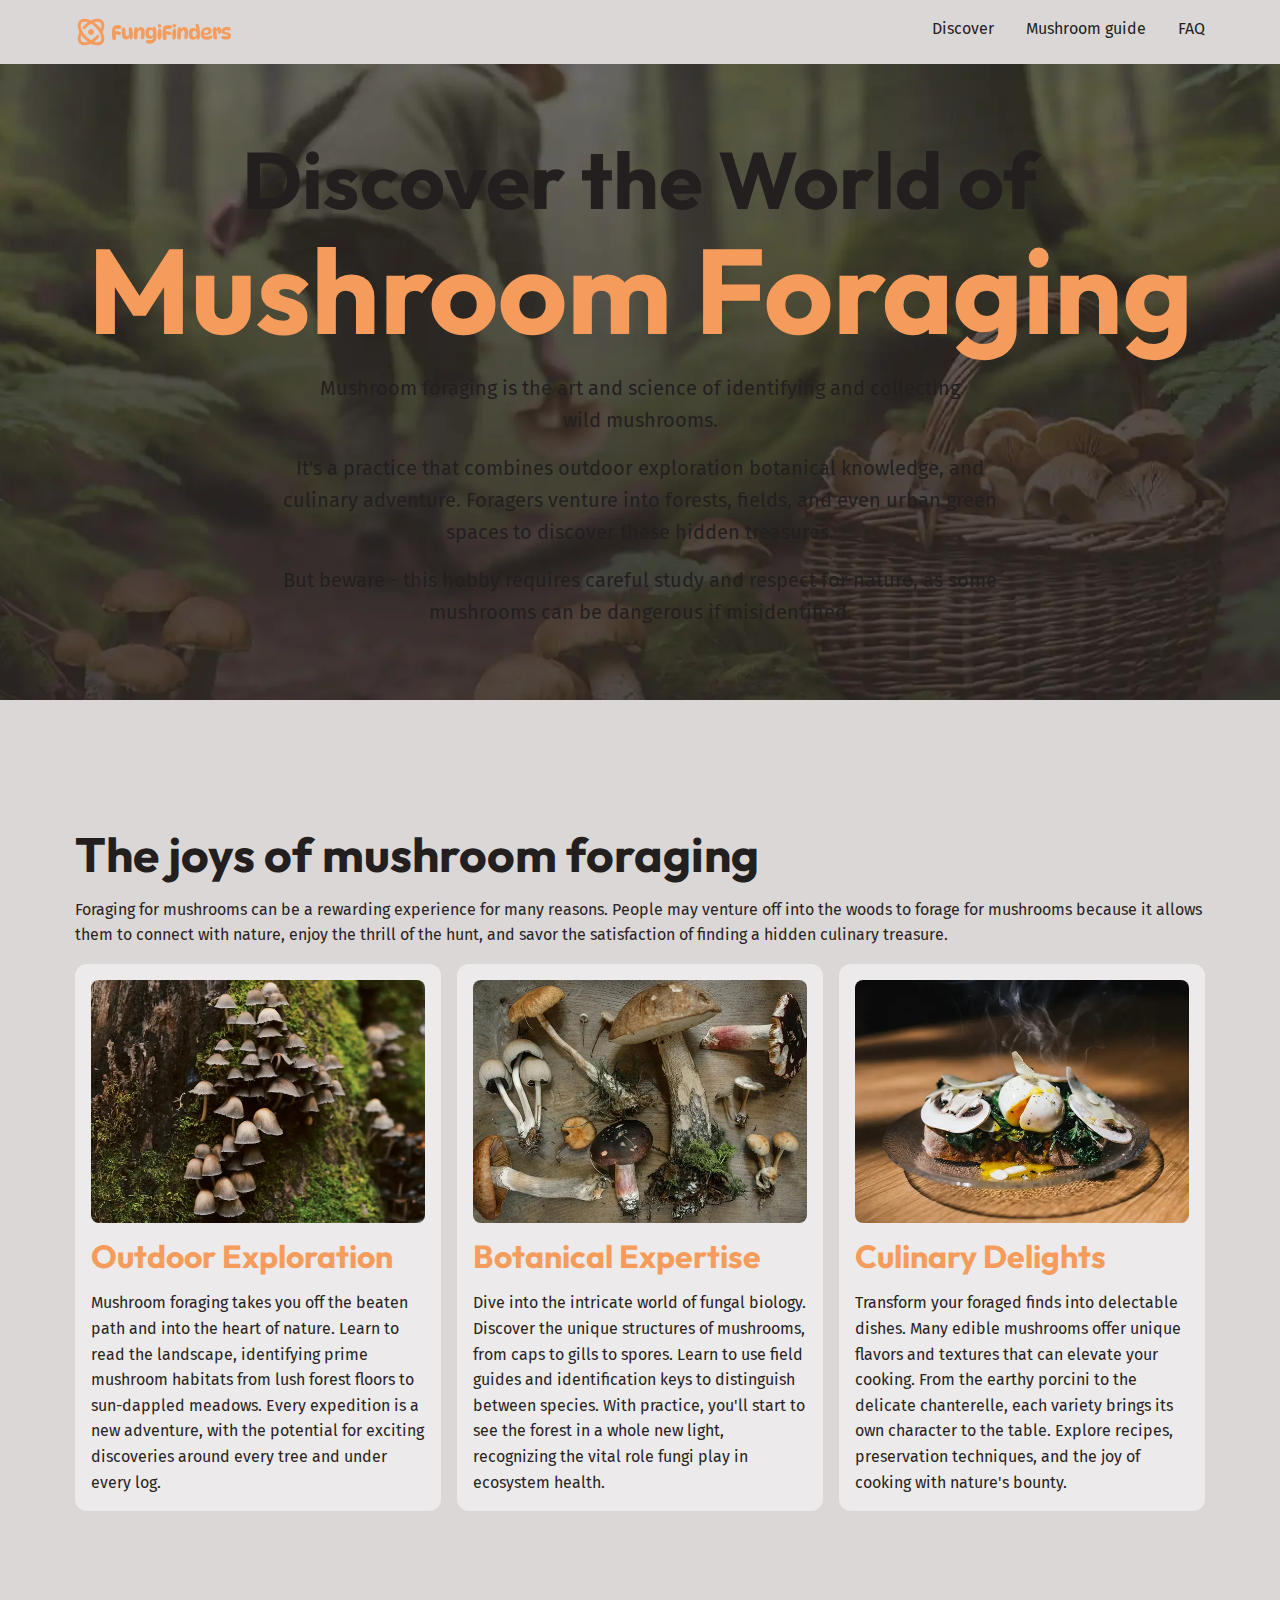
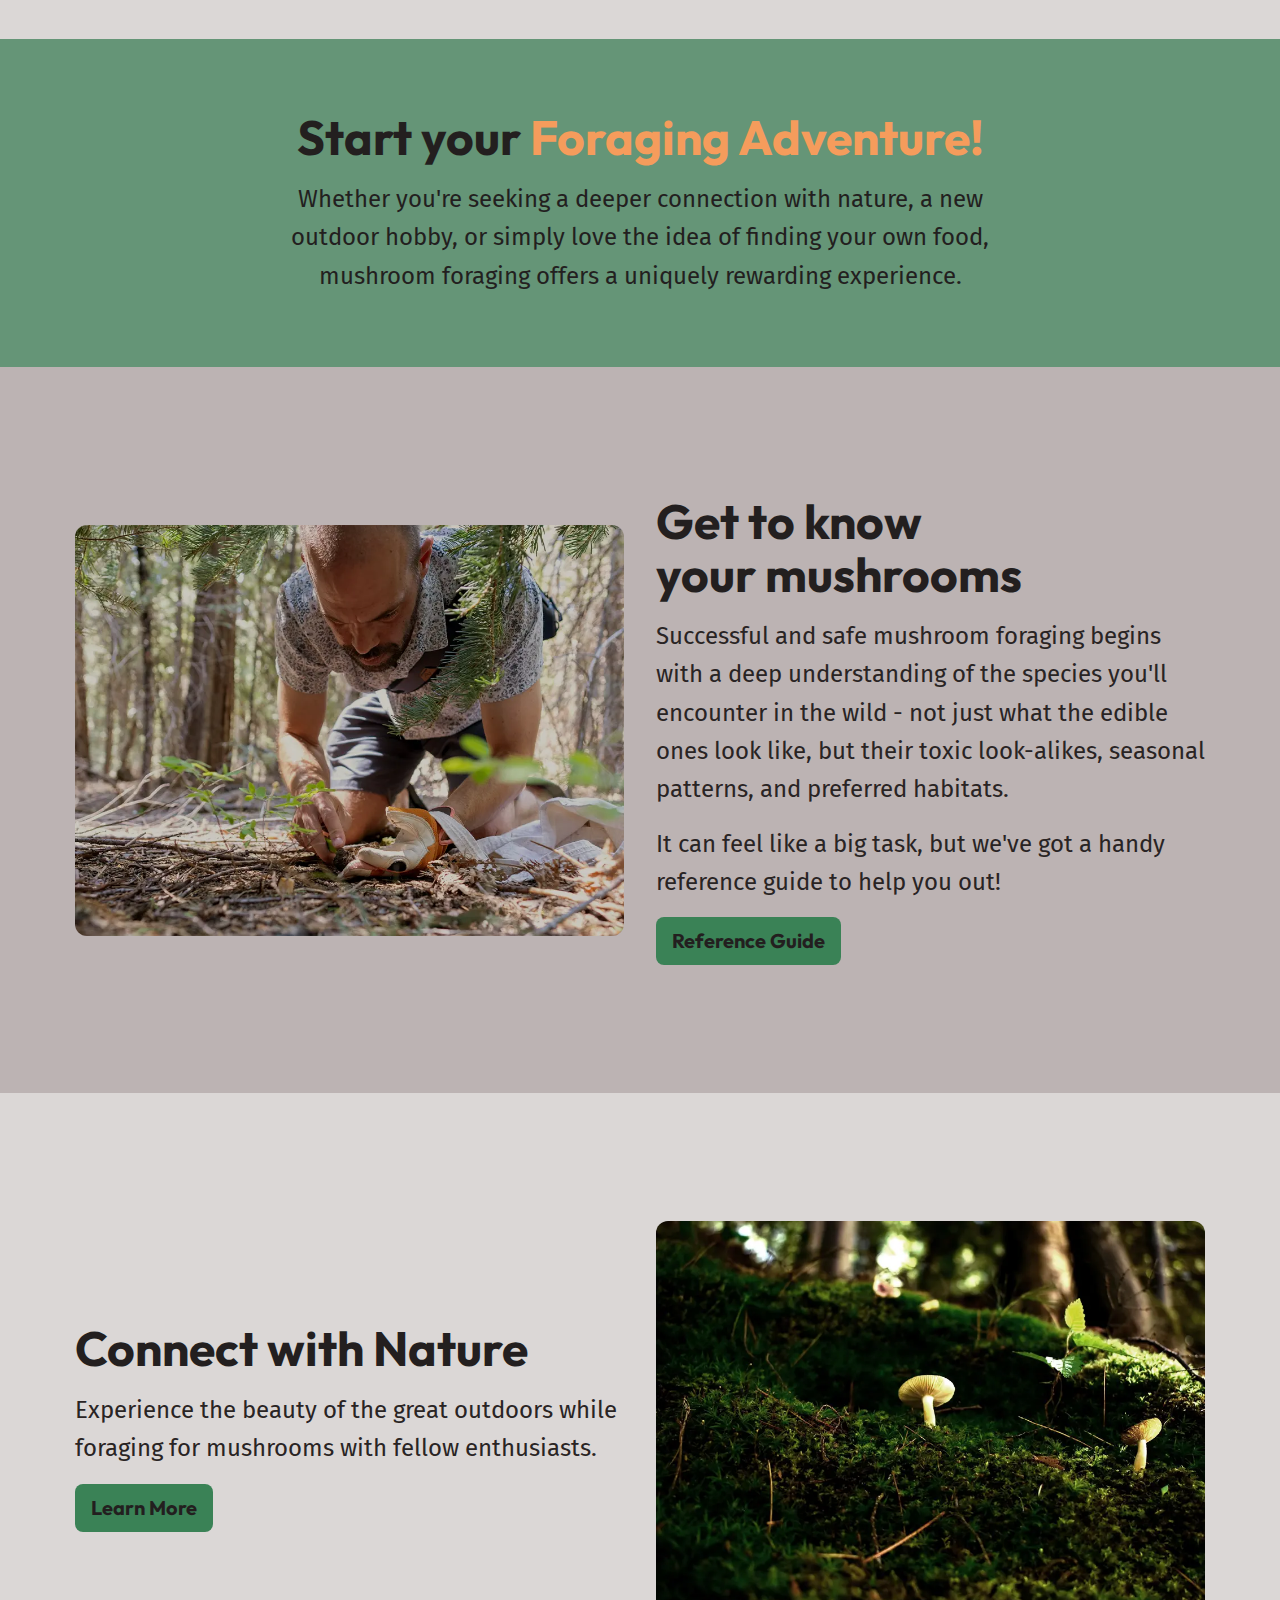
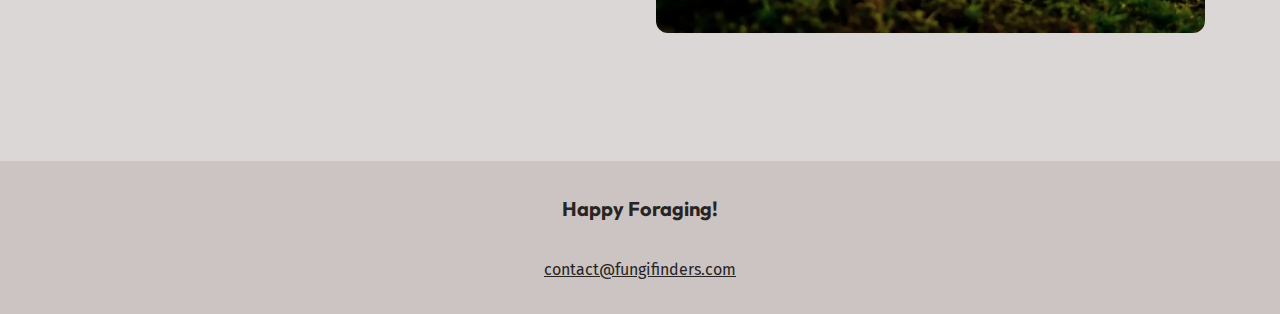
<file: index.html>
<!DOCTYPE html>
<html lang="en">
  <head>
    <meta charset="UTF-8" />
    <meta name="viewport" content="width=device-width, initial-scale=1.0" />
    <link rel="stylesheet" href="./styles/style.css" />
    <link rel="preconnect" href="https://fonts.googleapis.com" />
    <link rel="preconnect" href="https://fonts.gstatic.com" crossorigin />
    <link
      href="https://fonts.googleapis.com/css2?family=Fira+Sans:wght@400;700&family=Outfit:wght@100..900&display=swap"
      rel="stylesheet"
    />
    <script src="/main.js" defer></script>
    <title>FungiFinders</title>
  </head>
  <body>
    <a class="skip-to-main" href="#main-content">Skip to content</a>
    <header class="site-header">
      <div class="wrapper">
        <div class="site-header__inner">
          <a href="/">
            <img class="logo" src="/assets/fungi-finders.svg" />
          </a>
          <button aria-controls="primary-navigation" aria-expanded="false">
            <span class="visually-hidden">Menu</span>
            <img src="/assets/hamburger.svg" alt="" />
          </button>
          <nav class="primary-navigation" id="primary-navigation">
            <ul role="list">
              <li><a href="/">Discover</a></li>
              <li><a href="mushroom-guide.html">Mushroom guide</a></li>
              <li><a href="mushroom-guide.html#faq">FAQ</a></li>
            </ul>
          </nav>
        </div>
      </div>
    </header>
    <main id="main-content">
      <section class="hero flow section" data-padding="compact">
        <div class="wrapper">
          <h1 class="hero__title">
            Discover the World of <span>Mushroom Foraging</span>
          </h1>
        </div>
        <div class="wrapper" data-width="narrow">
          <div class="font-size-md flow">
            <p>
              Mushroom foraging is the art and science of identifying and
              collecting wild mushrooms.
            </p>
            <p>
              It's a practice that combines outdoor exploration botanical
              knowledge, and culinary adventure. Foragers venture into forests,
              fields, and even urban green spaces to discover these hidden
              treasures.
            </p>
            <p>
              But beware - this hobby requires careful study and respect for
              nature, as some mushrooms can be dangerous if misidentified.
            </p>
          </div>
        </div>
      </section>
      <section class="section">
        <div class="wrapper flow">
          <h2 class="section-title">The joys of mushroom foraging</h2>
          <p>
            Foraging for mushrooms can be a rewarding experience for many
            reasons. People may venture off into the woods to forage for
            mushrooms because it allows them to connect with nature, enjoy the
            thrill of the hunt, and savor the satisfaction of finding a hidden
            culinary treasure.
          </p>
          <div class="equal-columns">
            <div class="card grid-flow">
              <img
                src="./assets/outdoor-exploration.webp"
                alt="A tightly grouped brown mushrooms growing up a mossy tree trunk"
              />
              <h3 class="card__title">Outdoor Exploration</h3>
              <p>
                Mushroom foraging takes you off the beaten path and into the
                heart of nature. Learn to read the landscape, identifying prime
                mushroom habitats from lush forest floors to sun-dappled
                meadows. Every expedition is a new adventure, with the potential
                for exciting discoveries around every tree and under every log.
              </p>
            </div>
            <div class="card grid-flow">
              <img
                src="./assets/botanical-expertise.webp"
                alt="A diverse collection of wild mushrooms is displayed on a wooden surface, showing various sizes, colors, and textures."
              />
              <h3 class="card__title">Botanical Expertise</h3>
              <p>
                Dive into the intricate world of fungal biology. Discover the
                unique structures of mushrooms, from caps to gills to spores.
                Learn to use field guides and identification keys to distinguish
                between species. With practice, you'll start to see the forest
                in a whole new light, recognizing the vital role fungi play in
                ecosystem health.
              </p>
            </div>
            <div class="card grid-flow">
              <img
                src="./assets/culinary-delight.webp"
                alt="A beautifully prepared dish featuring foraged mushrooms as the main ingredient."
              />
              <h3 class="card__title">Culinary Delights</h3>
              <p>
                Transform your foraged finds into delectable dishes. Many edible
                mushrooms offer unique flavors and textures that can elevate
                your cooking. From the earthy porcini to the delicate
                chanterelle, each variety brings its own character to the table.
                Explore recipes, preservation techniques, and the joy of cooking
                with nature's bounty.
              </p>
            </div>
          </div>
        </div>
      </section>
      <section
        class="section background-accent text-center"
        data-padding="compact"
      >
        <div class="wrapper" data-width="narrow">
          <div class="flow font-size-lg text-high-contrast">
            <h2 class="section-title">
              Start your <span class="text-brand">Foraging Adventure!</span>
            </h2>
            <p>
              Whether you're seeking a deeper connection with nature, a new
              outdoor hobby, or simply love the idea of finding your own food,
              mushroom foraging offers a uniquely rewarding experience.
            </p>
          </div>
        </div>
      </section>
      <section class="section background-extra-dark">
        <div class="wrapper">
          <div class="equal-columns" data-gap="large" data-alignment="centered">
            <div>
              <img
                src="./assets/get-to-know.webp"
                alt="A person closely examining a mushroom with a magnifying glass, highlighting the details of its gills."
              />
            </div>
            <div class="flow font-size-lg">
              <h2 class="section-title">Get to know your mushrooms</h2>
              <p>
                Successful and safe mushroom foraging begins with a deep
                understanding of the species you'll encounter in the wild - not
                just what the edible ones look like, but their toxic
                look-alikes, seasonal patterns, and preferred habitats.
              </p>
              <p>
                It can feel like a big task, but we've got a handy reference
                guide to help you out!
              </p>
              <a href="#" class="button">
                Reference Guide
                <span class="visually-hidden">
                  about wildy mushrooms and its types.
                </span>
              </a>
            </div>
          </div>
        </div>
      </section>
      <section class="section">
        <div class="wrapper">
          <div class="equal-columns" data-gap="large" data-alignment="centered">
            <div class="font-size-lg flow">
              <h2 class="section-title">Connect with Nature</h2>
              <p>
                Experience the beauty of the great outdoors while foraging for
                mushrooms with fellow enthusiasts.
              </p>
              <a href="#" class="button"
                >Learn More
                <span class="visually-hidden">
                  about mushrooms with our helpful reference guide
                </span>
              </a>
            </div>
            <div>
              <img
                src="./assets/nature.webp"
                alt="A shallow-focus photograph shows two small, light-colored mushrooms growing on a lush, green mossy forest floor. "
              />
            </div>
          </div>
        </div>
      </section>
    </main>
    <footer class="site-footer">
      <p class="site-footer__title">Happy Foraging!</p>
      <a href="mailto:contact@fungifinders.com">contact@fungifinders.com</a>
    </footer>
  </body>
</html>
</file>
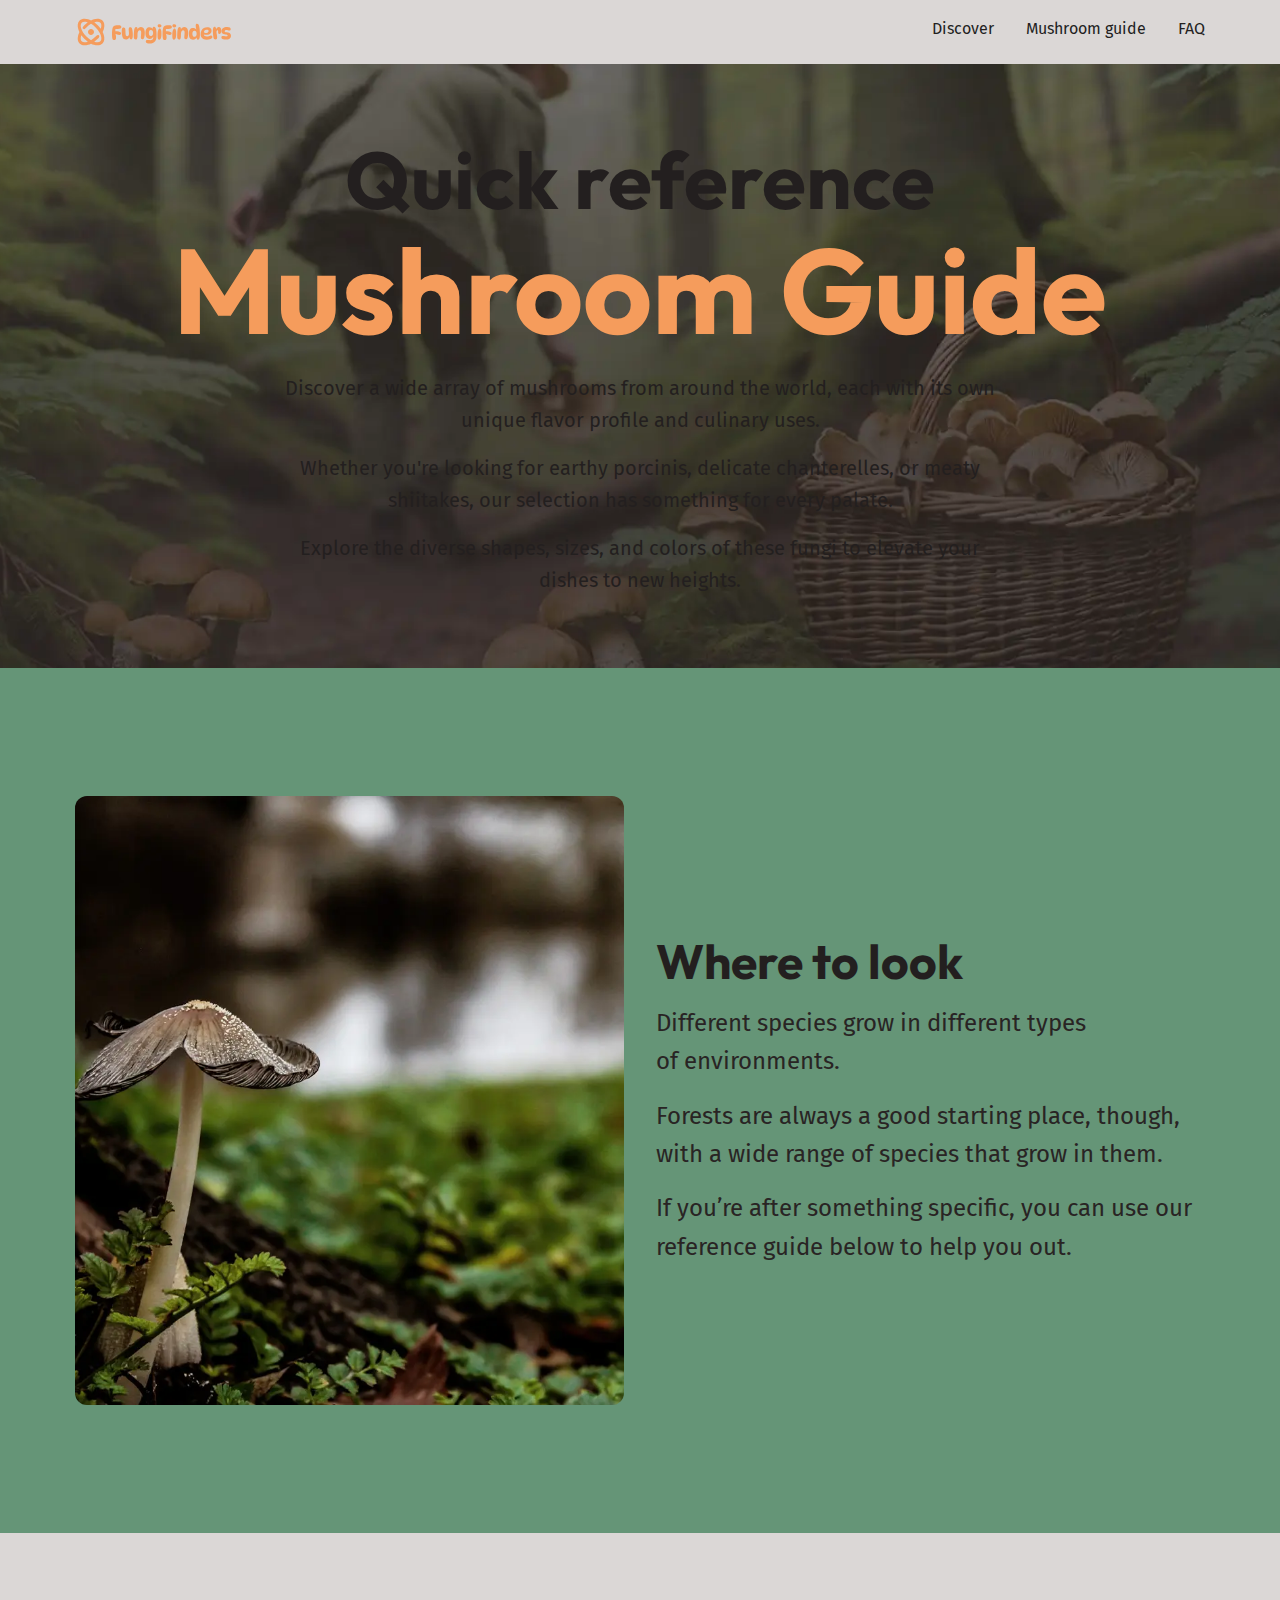
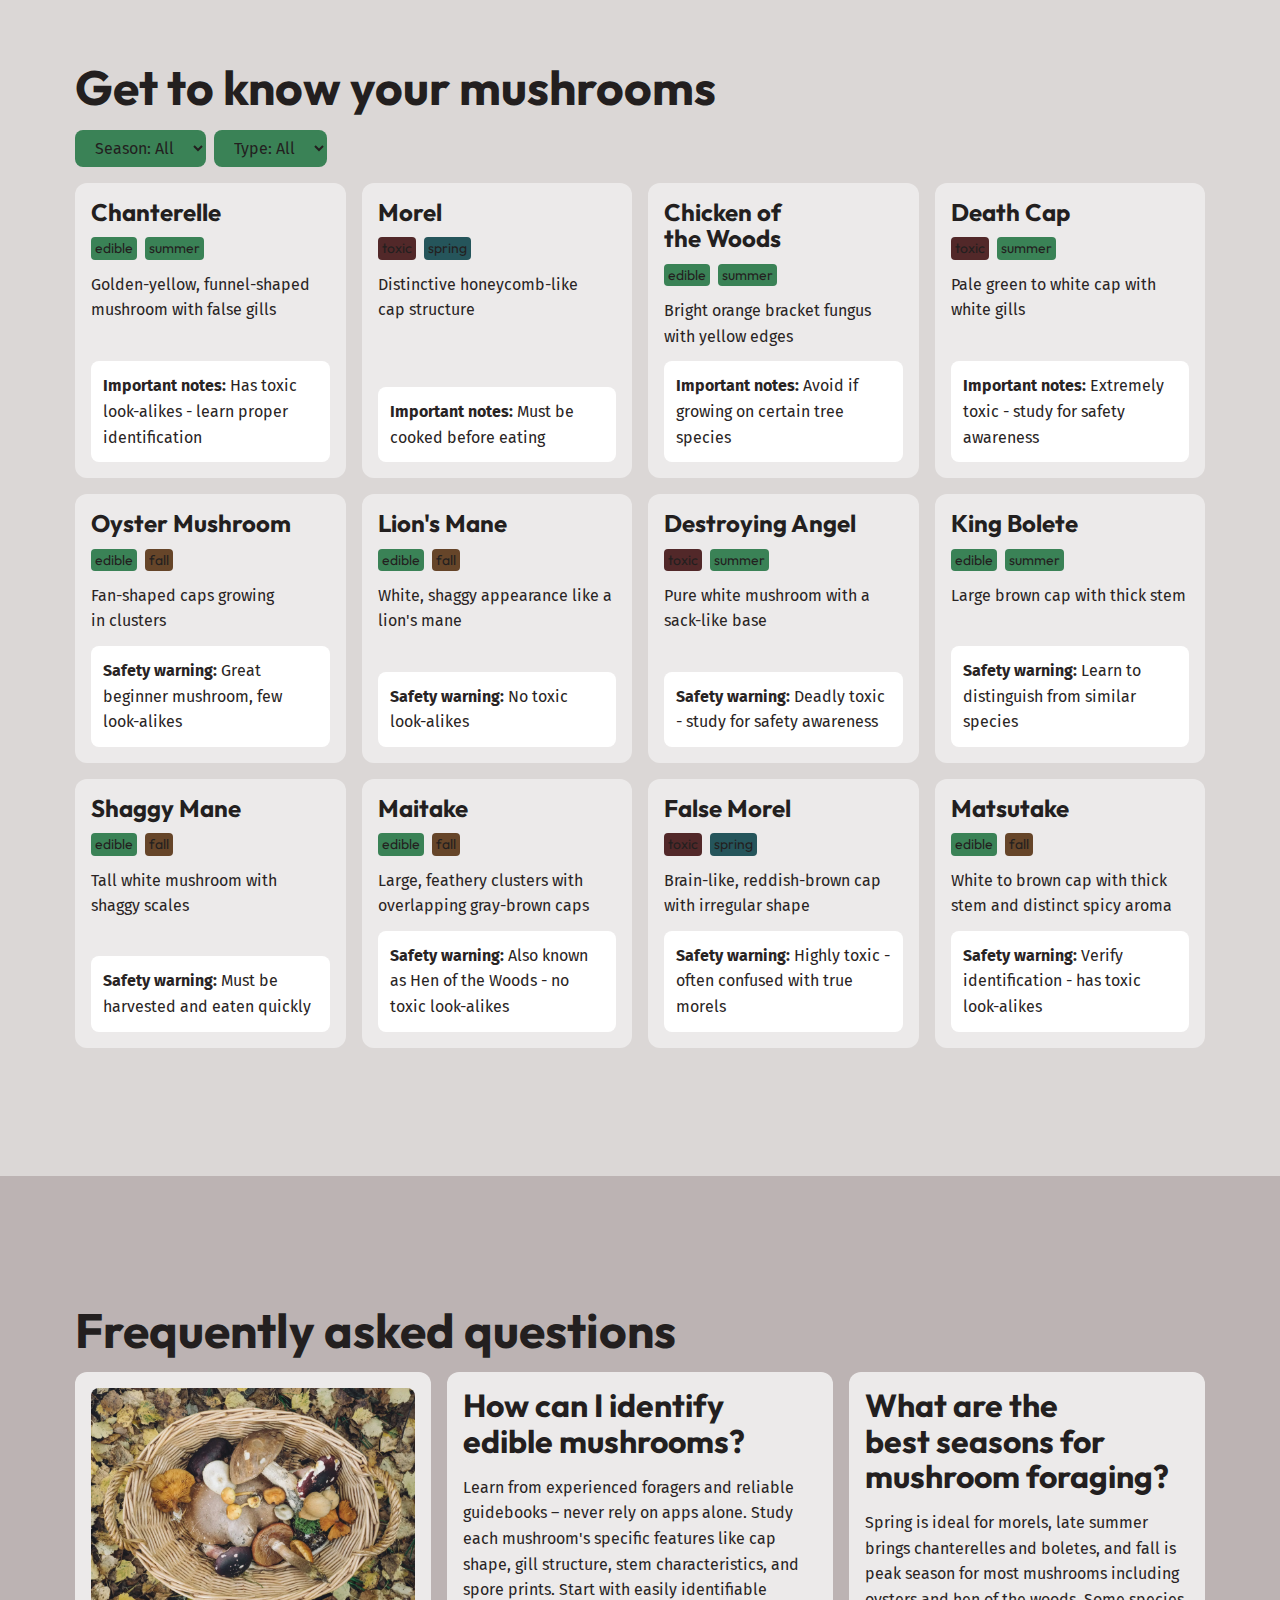
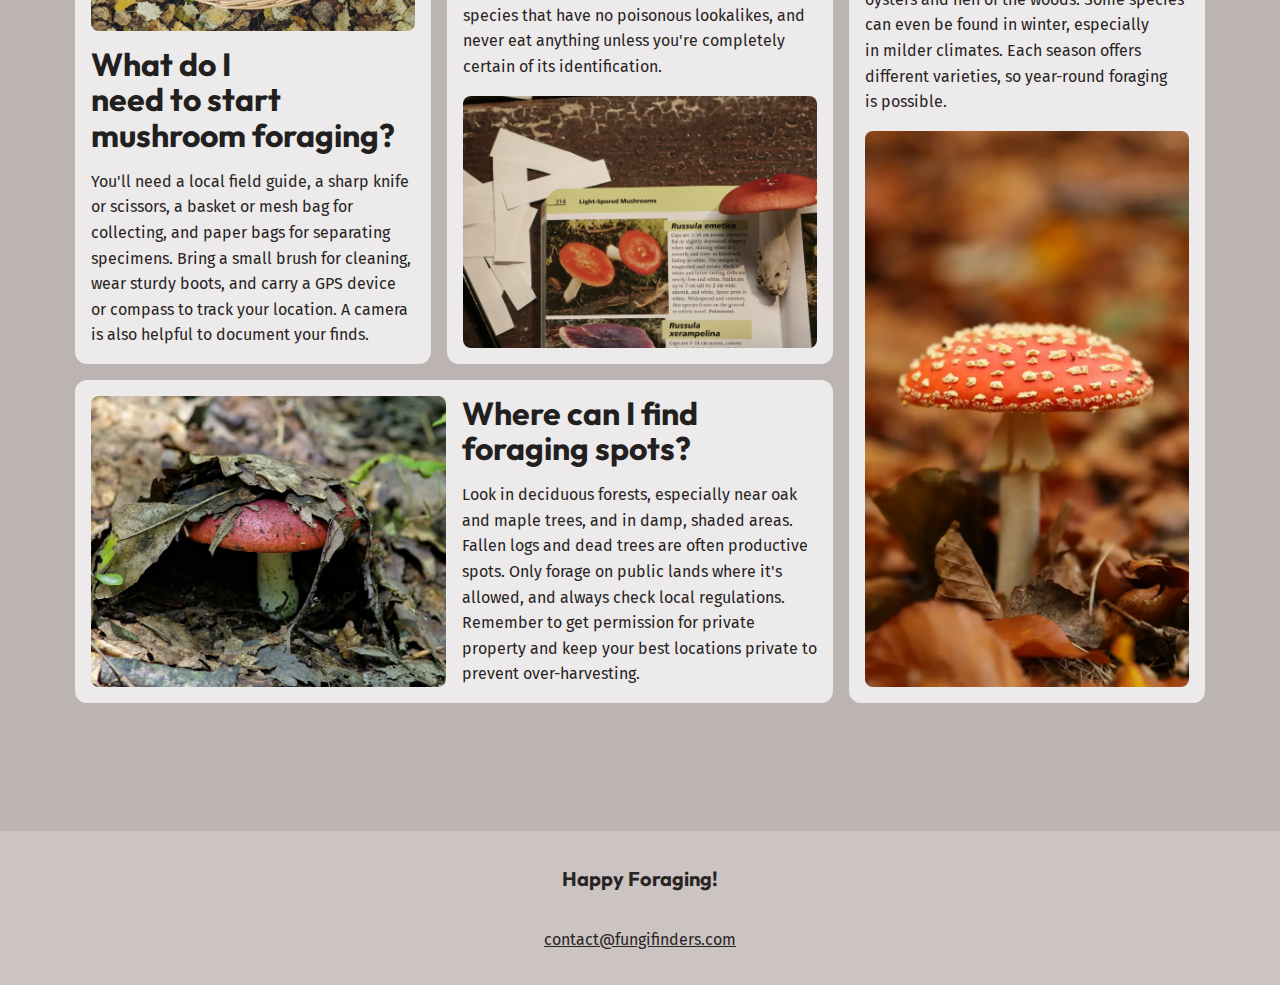
<file: mushroom-guide.html>
<!DOCTYPE html>
<html lang="en">
  <head>
    <meta charset="UTF-8" />
    <meta name="viewport" content="width=device-width, initial-scale=1.0" />
    <link rel="stylesheet" href="./styles/style.css" />
    <link rel="preconnect" href="https://fonts.googleapis.com" />
    <link rel="preconnect" href="https://fonts.gstatic.com" crossorigin />
    <link
      href="https://fonts.googleapis.com/css2?family=Fira+Sans:wght@400;700&family=Outfit:wght@100..900&display=swap"
      rel="stylesheet"
    />
    <script src="/main.js" defer></script>
    <script src="/mushroom-filter.js" defer></script>
    <title>FungiFinders</title>
  </head>
  <body>
    <a class="skip-to-main" href="#main-content">Skip to content</a>
    <header class="site-header">
      <div class="wrapper">
        <div class="site-header__inner">
          <a href="/">
            <img class="logo" src="/assets/fungi-finders.svg" />
          </a>
          <button aria-controls="primary-navigation" aria-expanded="false">
            <span class="visually-hidden">Menu</span>
            <img src="/assets/hamburger.svg" alt="" />
          </button>
          <nav class="primary-navigation" id="primary-navigation">
            <ul role="list">
              <li><a href="/">Discover</a></li>
              <li><a href="mushroom-guide.html">Mushroom guide</a></li>
              <li><a href="mushroom-guide.html#faq">FAQ</a></li>
            </ul>
          </nav>
        </div>
      </div>
    </header>
    <main id="main-content">
      <section class="hero flow section" data-padding="compact">
        <div class="wrapper">
          <h1 class="hero__title">
            Quick reference <span>Mushroom Guide</span>
          </h1>
        </div>
        <div class="wrapper" data-width="narrow">
          <div class="font-size-md flow">
            <p>
              Discover a wide array of mushrooms from around the world, each
              with its own unique flavor profile and culinary uses.
            </p>
            <p>
              Whether you're looking for earthy porcinis, delicate chanterelles,
              or meaty shiitakes, our selection has something for every palate.
            </p>
            <p>
              Explore the diverse shapes, sizes, and colors of these fungi to
              elevate your dishes to new heights.
            </p>
          </div>
        </div>
      </section>
      <section class="section background-accent">
        <div class="wrapper">
          <div class="equal-columns" data-alignment="centered" data-gap="large">
            <div>
              <img
                src="./assets/where-to-look.webp"
                alt="A lone gray mushroom stands on a green forest floor with a blurred background."
              />
            </div>
            <div class="flow font-size-lg text-high-contrat">
              <h2 class="section-title">Where to look</h2>
              <p>Different species grow in different types of environments.</p>
              <p>
                Forests are always a good starting place, though, with a wide
                range of species that grow in them.
              </p>
              <p>
                If you’re after something specific, you can use our reference
                guide below to help you out.
              </p>
            </div>
          </div>
        </div>
      </section>
      <section class="section mushroom-guide">
        <div class="wrapper flow">
          <h2 class="section-title">Get to know your mushrooms</h2>
          <div class="flex-group">
            <select name="season" id="season" hidden>
              <option value="all">Season: All</option>
              <option value="spring">Spring</option>
              <option value="summer">Summer</option>
              <option value="fall">Fall</option>
            </select>
            <select name="edible" id="edible" hidden>
              <option value="all">Type: All</option>
              <option value="edible">Edible</option>
              <option value="toxic">Toxic</option>
            </select>
          </div>

          <div class="grid-auto-fit">
            <div class="card">
              <h3 class="card__title">Chanterelle</h3>
              <ul class="tag-list" role="list" aria-label="Mushroom Characteristics">
                <li data-edible="edible">
                  <span class="visually-hidden"> This is a mushroom </span>
                  edible
                </li>
                <li data-season="summer">
                  <span class="visually-hidden">
                    Best season to harvest this mushroom is
                  </span>
                  summer
                </li>
              </ul>
              <p>Golden-yellow, funnel-shaped mushroom with false gills</p>
              <div class="card__note">
                <strong>Important notes:</strong>
                Has toxic look-alikes - learn proper identification
              </div>
            </div>

            <div class="card">
              <h3 class="card__title">Morel</h3>
              <ul class="tag-list" role="list" aria-label="Mushroom Characteristics">
                <li data-edible="toxic">
                  <span class="visually-hidden"> This is a mushroom </span>
                  toxic
                </li>
                <li data-season="spring">
                  <span class="visually-hidden">
                    Best season to harvest this mushroom is
                  </span>
                  spring
                </li>
              </ul>
              <p>Distinctive honeycomb-like cap structure</p>
              <div class="card__note">
                <strong>Important notes:</strong> Must be cooked before eating
              </div>
            </div>

            <div class="card">
              <h3 class="card__title">Chicken of the Woods</h3>
              <ul class="tag-list" role="list" aria-label="Mushroom Characteristics">
                <li data-edible="edible">
                  <span class="visually-hidden"> This is a mushroom </span>
                  edible
                </li>
                <li data-season="summer">
                  <span class="visually-hidden">
                    Best season to harvest this mushroom is
                  </span>
                  summer
                </li>
              </ul>
              <p>Bright orange bracket fungus with yellow edges</p>
              <div class="card__note">
                <strong>Important notes:</strong> Avoid if growing on certain
                tree species
              </div>
            </div>

            <div class="card">
              <h3 class="card__title">Death Cap</h3>
              <ul class="tag-list" role="list" aria-label="Mushroom Characteristics">
                <li data-edible="toxic">
                  <span class="visually-hidden"> This is a mushroom </span>
                  toxic
                </li>
                <li data-season="summer">
                  <span class="visually-hidden">
                    Best season to harvest this mushroom is
                  </span>
                  summer
                </li>
              </ul>
              <p>Pale green to white cap with white gills</p>
              <div class="card__note">
                <strong>Important notes:</strong> Extremely toxic - study for
                safety awareness
              </div>
            </div>

            <div class="card">
              <h3 class="card__title">Oyster Mushroom</h3>
              <ul class="tag-list" role="list" aria-label="Mushroom Characteristics">
                <li data-edible="edible">
                  <span class="visually-hidden"> This is a mushroom </span>
                  edible
                </li>
                <li data-season="fall">
                  <span class="visually-hidden">
                    Best season to harvest this mushroom is
                  </span>
                  fall
                </li>
              </ul>
              <p>Fan-shaped caps growing in clusters</p>
              <div class="card__note">
                <strong>Safety warning:</strong> Great beginner mushroom, few
                look-alikes
              </div>
            </div>

            <div class="card">
              <h3 class="card__title">Lion's Mane</h3>
              <ul class="tag-list" role="list" aria-label="Mushroom Characteristics">
                <li data-edible="edible">
                  <span class="visually-hidden"> This is a mushroom </span>
                  edible
                </li>
                <li data-season="fall">
                  <span class="visually-hidden">
                    Best season to harvest this mushroom is
                  </span>
                  fall
                </li>
              </ul>
              <p>White, shaggy appearance like a lion's mane</p>
              <div class="card__note">
                <strong>Safety warning:</strong> No toxic look-alikes
              </div>
            </div>

            <div class="card">
              <h3 class="card__title">Destroying Angel</h3>
              <ul class="tag-list" role="list" aria-label="Mushroom Characteristics">
                <li data-edible="toxic">
                  <span class="visually-hidden"> This is a mushroom </span>
                  toxic
                </li>
                <li data-season="summer">
                  <span class="visually-hidden">
                    Best season to harvest this mushroom is
                  </span>
                  summer
                </li>
              </ul>
              <p>Pure white mushroom with a sack-like base</p>
              <div class="card__note">
                <strong>Safety warning:</strong> Deadly toxic - study for safety
                awareness
              </div>
            </div>

            <div class="card">
              <h3 class="card__title">King Bolete</h3>
              <ul class="tag-list" role="list" aria-label="Mushroom Characteristics">
                <li data-edible="edible">
                  <span class="visually-hidden"> This is a mushroom </span>
                  edible
                </li>
                <li data-season="summer">
                  <span class="visually-hidden">
                    Best season to harvest this mushroom is
                  </span>
                  summer
                </li>
              </ul>
              <p>Large brown cap with thick stem</p>
              <div class="card__note">
                <strong>Safety warning:</strong> Learn to distinguish from
                similar species
              </div>
            </div>

            <div class="card">
              <h3 class="card__title">Shaggy Mane</h3>
              <ul class="tag-list" role="list" aria-label="Mushroom Characteristics">
                <li data-edible="edible">
                  <span class="visually-hidden"> This is a mushroom </span>
                  edible
                </li>
                <li data-season="fall">
                  <span class="visually-hidden">
                    Best season to harvest this mushroom is
                  </span>
                  fall
                </li>
              </ul>
              <p>Tall white mushroom with shaggy scales</p>
              <div class="card__note">
                <strong>Safety warning:</strong> Must be harvested and eaten
                quickly
              </div>
            </div>

            <div class="card">
              <h3 class="card__title">Maitake</h3>
              <ul class="tag-list" role="list" aria-label="Mushroom Characteristics">
                <li data-edible="edible">
                  <span class="visually-hidden"> This is a mushroom </span>
                  edible
                </li>
                <li data-season="fall">
                  <span class="visually-hidden">
                    Best season to harvest this mushroom is
                  </span>
                  fall
                </li>
              </ul>
              <p>Large, feathery clusters with overlapping gray-brown caps</p>
              <div class="card__note">
                <strong>Safety warning:</strong> Also known as Hen of the Woods
                - no toxic look-alikes
              </div>
            </div>

            <div class="card">
              <h3 class="card__title">False Morel</h3>
              <ul class="tag-list" role="list" aria-label="Mushroom Characteristics">
                <li data-edible="toxic">
                  <span class="visually-hidden"> This is a mushroom </span>
                  toxic
                </li>
                <li data-season="spring">
                  <span class="visually-hidden">
                    Best season to harvest this mushroom is
                  </span>
                  spring
                </li>
              </ul>
              <p>Brain-like, reddish-brown cap with irregular shape</p>
              <div class="card__note">
                <strong>Safety warning:</strong> Highly toxic - often confused
                with true morels
              </div>
            </div>

            <div class="card">
              <h3 class="card__title">Matsutake</h3>
              <ul class="tag-list" role="list" aria-label="Mushroom Characteristics">
                <li data-edible="edible">
                  <span class="visually-hidden"> This is a mushroom </span>
                  edible
                </li>
                <li data-season="fall">
                  <span class="visually-hidden">
                    Best season to harvest this mushroom is
                  </span>
                  fall
                </li>
              </ul>
              <p>White to brown cap with thick stem and distinct spicy aroma</p>
              <div class="card__note">
                <strong>Safety warning:</strong> Verify identification - has
                toxic look-alikes
              </div>
            </div>
            <div class="no-matches" hidden>No matches for these filters</div>
          </div>
        </div>
      </section>
      <section class="section background-extra-dark">
        <div class="wrapper flow">
          <h2 id="faq" class="section-title">Frequently asked questions</h2>
          <div class="faq-bento">
            <div class="card">
              <img
                src="./assets/start-foraging.webp"
                alt="A close-up of a large, brownish-red mushroom cap with a concentric pattern on a green, mossy background."
              />
              <h3 class="card__title">
                What do I need to start mushroom foraging?
              </h3>
              <p>
                You'll need a local field guide, a sharp knife or scissors, a
                basket or mesh bag for collecting, and paper bags for separating
                specimens. Bring a small brush for cleaning, wear sturdy boots,
                and carry a GPS device or compass to track your location. A camera
                is also helpful to document your finds.
              </p>
            </div>
            <div class="card">
              <img
                src="./assets/identify-mushrooms.webp"
                alt='A book about mushrooms is open, showing the "Russula emetica" species, with a real, red mushroom resting on the page.'
              />
              <h3 class="card__title">How can I identify edible mushrooms?</h3>
              <p>
                Learn from experienced foragers and reliable guidebooks – never
                rely on apps alone. Study each mushroom's specific features like
                cap shape, gill structure, stem characteristics, and spore prints.
                Start with easily identifiable species that have no poisonous
                lookalikes, and never eat anything unless you're completely
                certain of its identification.
              </p>
            </div>
            <div class="card">
              <img
                src="./assets/where-to-find.webp"
                alt="A mushroom with a red, speckled cap and a light-colored stem is partially covered by a layer of brown, fallen leaves on the forest floor."
              />
              <h3 class="card__title">Where can I find foraging spots?</h3>
              <p>
                Look in deciduous forests, especially near oak and maple trees,
                and in damp, shaded areas. Fallen logs and dead trees are often
                productive spots. Only forage on public lands where it's allowed,
                and always check local regulations. Remember to get permission for
                private property and keep your best locations private to prevent
                over-harvesting.
              </p>
            </div>
            <div class="card">
              <img
                src="./assets/best-seasons.webp"
                alt="A vibrant red mushroom with white spots sits centered on a bed of blurry, brown autumn leaves."
              />
              <h3 class="card__title">
                What are the best seasons for mushroom foraging?
              </h3>
              <p>
                Spring is ideal for morels, late summer brings chanterelles and
                boletes, and fall is peak season for most mushrooms including
                oysters and hen of the woods. Some species can even be found in
                winter, especially in milder climates. Each season offers
                different varieties, so year-round foraging is possible.
              </p>
            </div>
          </div>
        </div>
      </section>
    </main>
    <footer class="site-footer">
      <p class="site-footer__title">Happy Foraging!</p>
      <a href="mailto:contact@fungifinders.com">contact@fungifinders.com</a>
    </footer>
  </body>
</html>
</file>
<file: styles/style.css>
@view-transition {
  navigation: auto;
}

@layer reset {
  *,
  *::before,
  *::after {
    box-sizing: border-box;
  }

  /* https://kilianvalkhof.com/2022/css-html/your-css-reset-needs-text-size-adjust-probably/ */
  html {
    -moz-text-size-adjust: none;
    -webkit-text-size-adjust: none;
    text-size-adjust: none;
  }

  body,
  h1,
  h2,
  h3,
  h4,
  p,
  figure,
  blockquote,
  dl,
  dd {
    margin: 0;
  }

  /* https://www.scottohara.me/blog/2019/01/12/lists-and-safari.html */
  [role="list"] {
    list-style: none;
    margin: 0;
    padding: 0;
  }

  body {
    min-block-size: 100vh;
    line-height: 1.6;
  }

  h1,
  h2,
  h3,
  button,
  input,
  label {
    line-height: 1.1;
  }

  h1,
  h2,
  h3,
  h4 {
    text-wrap: balance;
  }

  p,
  li {
    text-wrap: pretty;
  }

  img,
  picture {
    max-inline-size: 100%;
    display: block;
  }

  input,
  button,
  textarea,
  select {
    font: inherit;
  }
}

@layer base {
  :root {
    /* neutrals */
    --color-white: #ffffff;
    --color-gray-100: #cbc8c8;
    --color-brand-400: #f7b687;
    --color-brand-500: #f59c5c;

    --color-green-400: #659577;
    --color-green-500: #3a8256;
    --color-green-600: #223f2e;

    --color-brown-100: #eceaea;
    --color-brown-200: #dbd7d6;
    --color-brown-300: #cbc4c2;
    --color-brown-400: #bcb3b3;
    --color-brown-500: #433e3d;
    --color-brown-600: #393332;
    --color-brown-700: #2c2726;
    --color-brown-800: #292424;
    --color-brown-900: #231f1f;

    /* main colors */
    --color-orange-500: #664529;
    --color-red-500: #522829;
    --color-teal-500: #25555b;

    /* typography */
    --ff-heading: "Outfit", sans-serif;
    --ff-body: "Fira Sans", sans-serif;
    --fs-300: 0.875rem;
    --fs-400: 1rem;
    --fs-500: 1.125rem;
    --fs-600: 1.25rem;
    --fs-700: 1.5rem;
    --fs-800: 2rem;
    --fs-900: 3.75rem;
    --fs-1000: 3.75rem;

    /* texts and backgrounds colors */
    --text-main: var(--color-gray-100);
    --text-high-contrast: var(--color-white);
    --text-brand: var(--color-brand-500);
    --text-brand-light: var(--color-brand-400);

    --background-accent-light: var(--color-green-400);
    --background-accent-main: var(--color-green-500);
    --background-accent-dark: var(--color-green-600);

    --background-extra-light: var(--color-brown-500);
    --background-light: var(--color-brown-600);
    --background-main: var(--color-brown-700);
    --background-dark: var(--color-brown-800);
    --background-extra-dark: var(--color-brown-900);

    /* texts and headings sizes */
    --font-size-heading-sm: var(--fs-700);
    --font-size-heading-regular: var(--fs-800);
    --font-size-heading-lg: var(--fs-900);
    --font-size-heading-xl: var(--fs-1000);

    --font-size-sm: var(--fs-300);
    --font-size-regular: var(--fs-400);
    --font-size-md: var(--fs-500);
    --font-size-lg: var(--fs-600);

    --border-radius-sm: 0.25rem;
    --border-radius-md: 0.5rem;
    --border-radius-lg: 0.75rem;

    
    @media (prefers-color-scheme: light) {
      --text-main: var(--color-brown-800);
      --text-high-contrast: var(--color-brown-900);

      --background-accent-light: var(--color-green-600);
      --background-accent-main: var(--color-green-500);
      --background-accent-dark: var(--color-green-400);
      --background-extra-light: var(--color-white);
      --background-light: var(--color-brown-100);
      --background-main: var(--color-brown-200);
      --background-dark: var(--color-brown-300);
      --background-extra-dark: var(--color-brown-400);
  }
}

:root {
  @media (width > 760px) {
    --fs-300: 0.875rem;
    --fs-400: 1rem;
    --fs-500: 1.25rem;
    --fs-600: 1.5rem;
    --fs-700: 2rem;
    --fs-800: 3rem;
    --fs-900: 5rem;
    --fs-1000: 7.5rem;
  }
}

  @media (prefers-reduced-motion: no-preference) {
    html {
      scroll-behavior: smooth;
    }
  }

  html {
    font-family: var(--ff-body);
    line-height: 1.6;
    scroll-padding: 2rem;
  }

  body {
    font-size: var(--font-size-regular);
    font-family: var(--ff-body);
    color: var(--text-main);
    background-color: var(--background-main);
  }

  h1,
  h2,
  h3,
  h4 {
    font-family: var(--ff-heading);
    font-weight: 700;
    color: var(--text-high-contrast);
  }

  a {
    color: var(--text-high-contrast);
  }

  a:hover,
  a:focus-visible {
    color: var(--text-brand-light);
  }

  img {
    border-radius: var(--border-radius-lg);
  }
}

@layer layout {
  .flex-group {
    display: flex;
    gap: 0.5rem;
    flex-wrap: wrap;
  }

  .flow > * + * {
    margin-top: 1rem;
  }

  .grid-flow {
    display: grid;
    gap: var(--grid-flow-space, 1rem);

    align-content: start;
    justify-items: start;
  }

  .wrapper {
    --wrapper-max-width: 1130px;
    --wrapper-padding: 1rem;

    max-width: var(--wrapper-max-width);
    margin-inline: auto;
    padding-inline: var(--wrapper-padding);
    box-sizing: content-box;

    &[data-width="narrow"] {
      --wrapper-max-width: 720px;
    }
  }

  .section {
    --padding: 3.75rem;
    padding-block: var(--padding);

    @media (width > 720px) {
      --padding: 8rem;

      &[data-padding="compact"] {
        --padding: 4.5rem;
      }
    }
  }

  .equal-columns {
    display: grid;
    gap: var(--equal-columns-gap, 1rem);
    align-items: var(--equal-columns-vertical-alignment, stretch);

    @media (width > 760px) {
      grid-auto-flow: column;
      grid-auto-columns: 1fr;
    }

    &[data-gap="large"] {
      --equal-columns-gap: 2rem;
    }

    &[data-alignment="centered"] {
      --equal-columns-vertical-alignment: center;
    }
  }

  .grid-auto-fit {
    display: grid;
    gap: 1rem;
    grid-template-columns: repeat(auto-fill, minmax(min(250px, 100%), 1fr));
  }
}

@layer components {
  .skip-to-main {
    position: absolute;
    background-color: var(--background-accent-main);
    border-radius: var(--border-radius-md);
    padding: 1rem;
  }

  .skip-to-main:not(:focus) {
    clip: rect(0 0 0 0);
    clip-path: inset(50%);
    height: 1px;
    overflow: hidden;
    position: absolute;
    white-space: nowrap;
    width: 1px;
  }

  .site-header {
    padding-block: 1rem;
    overflow-x: clip;
    position: relative;
    z-index: 10;
  }
  .site-header__inner {
    display: flex;
    gap: 0.5rem 2rem;
    flex-wrap: wrap;
    justify-content: space-between;
  }

  [aria-controls="primary-navigation"] {
    display: none;
    z-index: 1000;
    cursor: pointer;
    background: transparent;
    border: 0;

    img {
      border-radius: 0;
    }
  }

  .primary-navigation {
    ul {
      list-style: none;
      margin: 0;
      padding: 0;
      display: flex;
      flex-wrap: wrap;
      gap: 2rem;
    }

    a {
      text-decoration: none;
    }

    @media (width < 760px) {
      & {
        display: none;
        opacity: 0;
        transition: opacity 1s, display 1s, translate 1s;
        transition-behavior: allow-discrete;
        translate: 0 -100%;
        
        position: absolute;
        top: 0;
        right: 0;
        font-size: var(--font-size-lg);
        font-weight: 700;
        font-family: var(--ff-heading);
        background-color: var(--background-accent-main);
        padding: 2rem;
        border-radius: 0 0 0 var(--border-radius-lg);
      }

      ul {
        gap: 0;
        flex-direction: column;
      }

      li {
        --delay: 1.15s
        translate: 50%;
        transition: translate 1s var(--delay), opacity 1s var(--delay);
      }

      li:nth-child(2) {
        --delay: 1.25s
      }

      li:nth-child(3) {
        --delay: 1.5s
      }

      li + li {
        margin-block-start: 1.5rem;
        padding-block-start: 1.5rem;
        border-top: 2px solid var(--background-accent-light);
      }
    }
  }
  
  @media (width < 760px) {
    [aria-controls="primary-navigation"] {
      display: block;
    }
    [aria-expanded="true"] + .primary-navigation {
      display: block;
      opacity: 1;
      translate: 0 0;
      
      @starting-style {
        opacity: 0;
        translate: 0 -100%;
      }
      
      li {
        translate: 0 0;
        opacity: 1;
        
        @starting-style {
          opacity: 0;
          translate: 0 -50%;
        }
      }
    }
  }

  .site-footer {
    display: grid;
    gap: 2rem;
    background-color: var(--background-dark);
    text-align: center;
    padding-block: 2rem;

    a {
      color: var(--text-main);

      &:hover,
      :focus-visible {
        color: var(--text-brand-light);
      }
    }
  }

  .site-footer__title {
    font-size: var(--font-size-md);
    font-family: var(--ff-heading);
    font-weight: 700;
  }

  .hero {
    text-align: center;
    font-size: var(--font-size-md);
    color: var(--text-high-contrast);
    background-image: url(/assets/hero.webp);
    background-size: cover;
    background-position: center;
    z-index: 1;

    color-scheme: dark;

    animation: fade-out;
    animation-timeline: view();
    animation-range-start: exit;
  }

  .hero__title {
    font-size: var(--font-size-heading-lg);

    span {
      display: block;
      font-size: var(--font-size-heading-xl);
      color: var(--text-brand);
    }
  }

  .mushroom-guide {
    --card-title-font-size: var(--font-size-lg);
    --card-title-color: var(--text-high-contrast);
    --card-gap: 0.75rem;
  }

  .faq-bento {
    --card-title-color: var(--text-high-contrast);

    display: grid;
    gap: 1rem;
    grid-template-areas:
      "card-one"
      "card-two"
      "card-three"
      "card-four";

    .card > img {
      height: 100%;
      object-fit: cover;
    }

    @media (width > 600px) {
      .card:nth-child(even) > img {
        order: 3;
      }
    }

    .card:nth-child(1) {
      grid-area: card-one;
    }
    .card:nth-child(2) {
      grid-area: card-two;
    }
    .card:nth-child(3) {
      grid-area: card-three;

      @media (width > 900px) {
        display: grid;
        gap: 1rem;
        grid-template-columns: 1fr 1fr;

        img {
          grid-column: 1/2;
          grid-row: 1/3;
        }

        h3 {
          grid-column: 2 / 3;
          grid-row: 1 / 2;
        }

        p {
          grid-column: 2 / 3;
          grid-row: 2 / 3;
        }
      }
    }
    .card:nth-child(4) {
      grid-area: card-four;
    }

    @media (width > 600px) {
      grid-template-areas:
        "card-one card-two"
        "card-three card-four";
    }

    @media (width > 900px) {
      grid-template-areas:
        "card-one   card-two   card-four"
        "card-three card-three card-four";
    }
  }

  .card {
    display: flex;
    flex-direction: column;
    gap: var(--card-gap, 1rem);
    padding: 1rem;
    background-color: var(--background-light);
    border-radius: var(--border-radius-lg);

    img {
      border-radius: var(--border-radius-md);
    }
  }

  .card__title {
    font-size: var(--card-title-font-size, var(--font-size-heading-sm));
    color: var(--card-title-color, var(--text-brand));
  }

  .card__note {
    margin-block-start: auto;
    background-color: var(--background-extra-light);
    padding: 0.75rem;
    border-radius: var(--border-radius-md);
  }

  .tag-list {
    display: flex;
    gap: 0.5rem;
    flex-wrap: wrap;

    li {
      font-family: var(--ff-heading);
      color: var(--text-high-contrast);
      font-size: var(--font-size-sm);
      padding: 0rem 0.25rem;
      background-color: var(--tag-bg, red);
      border-radius: var(--border-radius-sm);
    }

    [data-edible="edible"] {
      --tag-bg: var(--background-accent-main);
    }

    [data-edible="toxic"] {
      --tag-bg: var(--color-red-500);
    }

    [data-season="summer"] {
      --tag-bg: var(--background-accent-main);
    }

    [data-season="spring"] {
      --tag-bg: var(--color-teal-500);
    }

    [data-season="fall"] {
      --tag-bg: var(--color-orange-500);
    }
  }

  .button {
    display: inline-flex;
    padding: 0.5rem 1rem;
    background-color: var(--background-accent-main);
    font-size: var(--font-size-md);
    font-family: var(--ff-heading);
    font-weight: 700;
    text-decoration: none;
    cursor: pointer;
    border-radius: var(--border-radius-md);

    &:hover,
    :focus-visible {
      color: var(--text-high-contrast);
      background-color: var(--background-accent-light);
    }
  }

  select {
    padding: 0.5rem 1rem;
    background-color: var(--background-accent-main);
    border: 0;
    border-radius: var(--border-radius-md);
    color: var(--text-high-contrast);
  }
}

@layer utilities {
  .resizing * {
    transition: none;
    animation: none;
  }

  [hidden] {
    display: none;
  }
  .visually-hidden {
    clip: rect(0 0 0 0);
    clip-path: inset(50%);
    height: 1px;
    overflow: hidden;
    position: absolute;
    white-space: nowrap;
    width: 1px;
  }

  .text-center {
    text-align: center;
  }
  .text-brand {
    color: var(--text-brand);
  }
  .text-high-contrast {
    color: var(--text-high-contrast);
  }

  .section-title {
    font-size: var(--font-size-heading-regular);
  }

  .background-base {
    background-color: var(--background-base);
  }
  .background-light {
    background-color: var(--background-light);
  }
  .background-extra-light {
    background-color: var(--background-extra-light);
  }
  .background-dark {
    background-color: var(--background-dark);
  }
  .background-extra-dark {
    background-color: var(--background-extra-dark);
  }

  .background-accent {
    background-color: var(--background-accent-dark);
  }

  .font-size-sm {
    font-size: var(--font-size-sm);
  }
  .font-size-regular {
    font-size: var(--font-size-regular);
  }
  .font-size-md {
    font-size: var(--font-size-md);
  }
  .font-size-lg {
    font-size: var(--font-size-lg);
  }
}

@keyframes fade-out {
  from {
    opacity: 1;
  }

  to {
    opacity: 0;
  }
}
</file>
